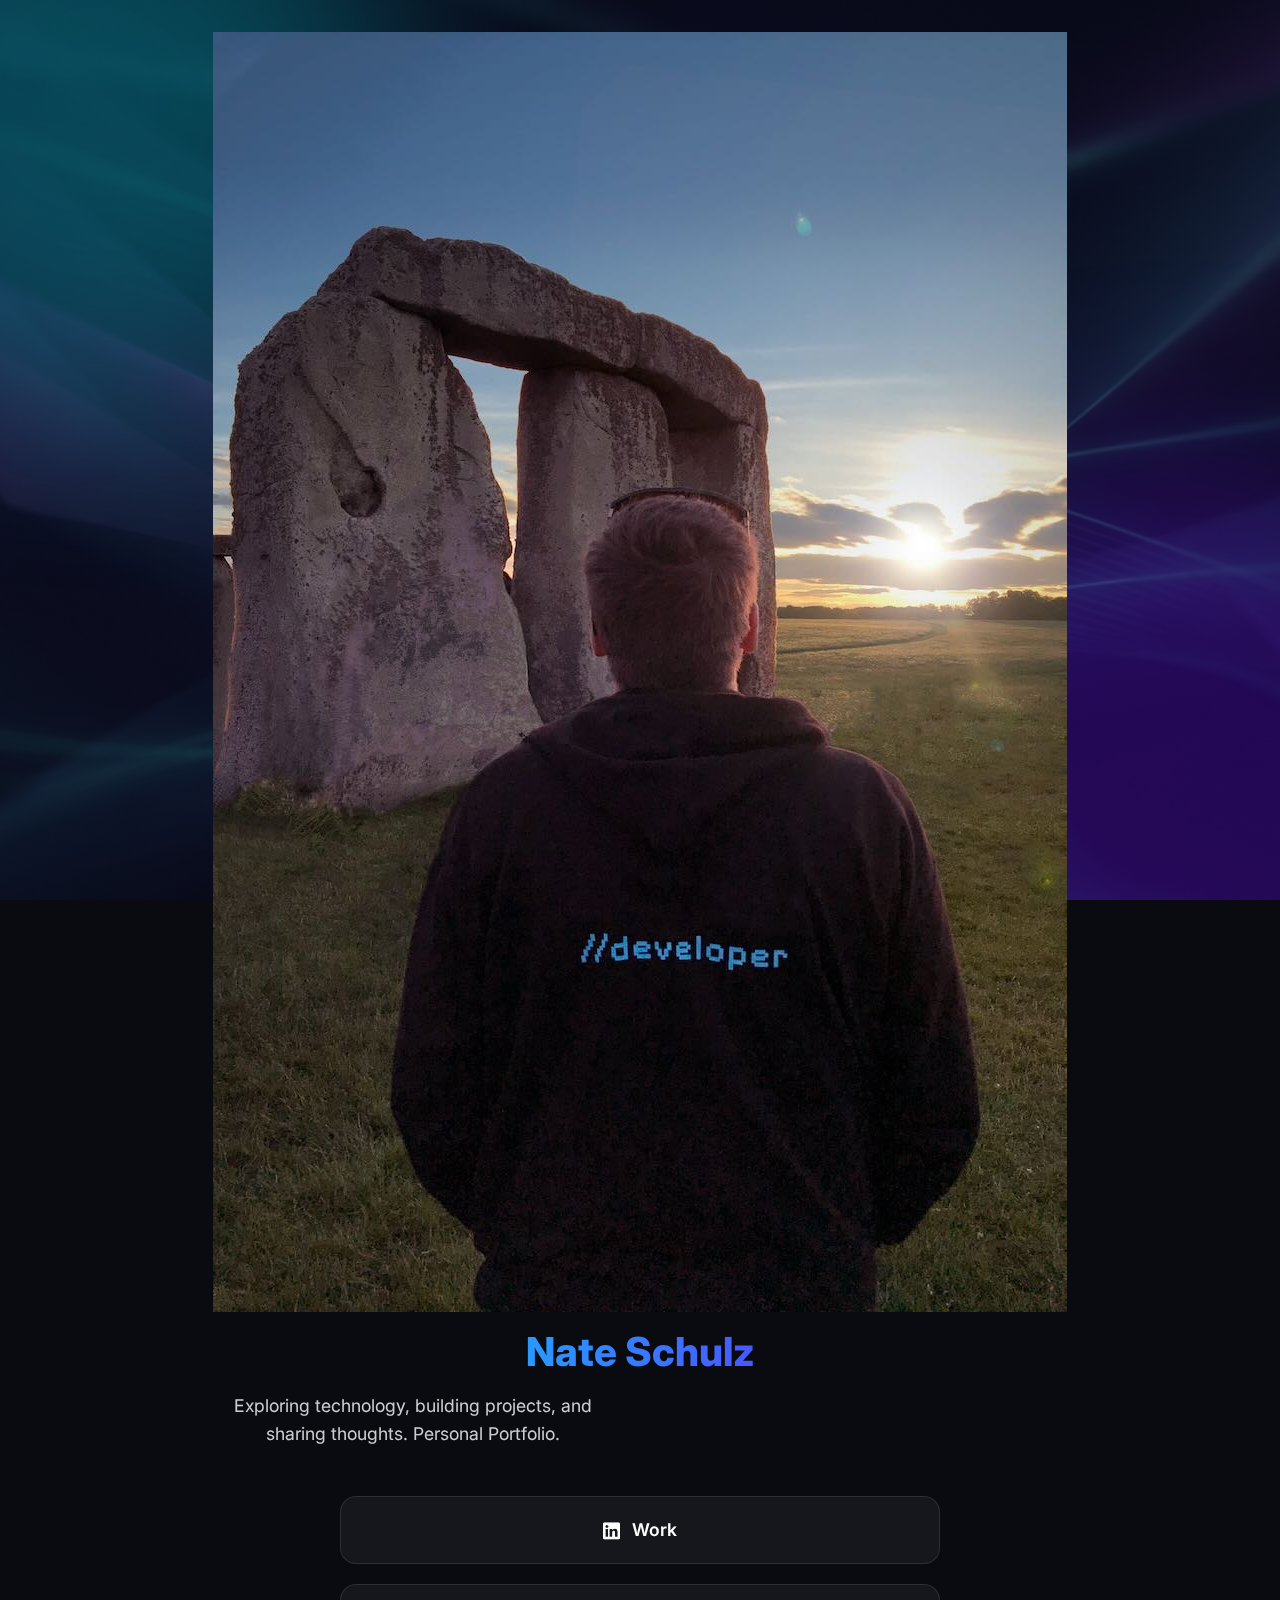
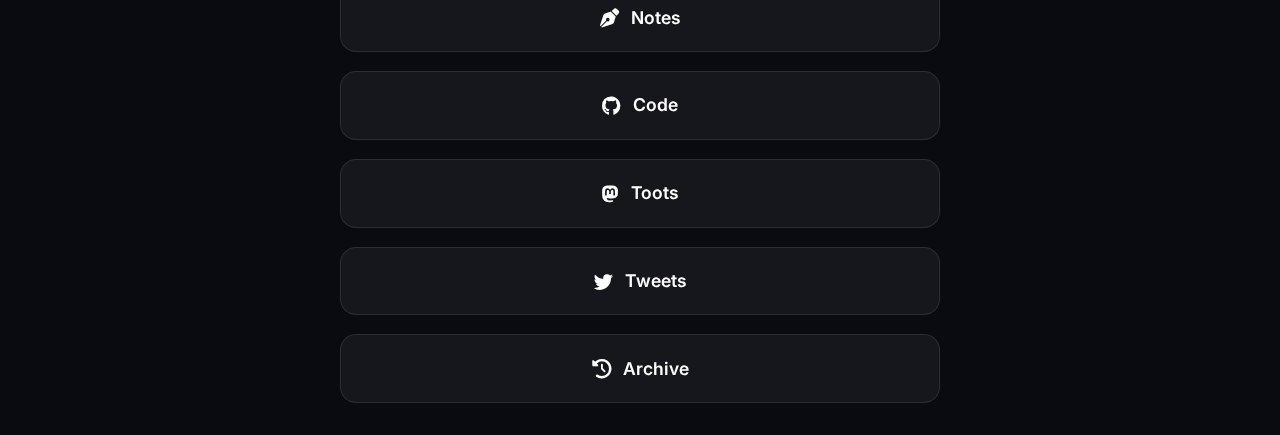
<file: index.html>
<!DOCTYPE html>
<html lang="en">

<head>
    <meta charset="UTF-8">
    <meta name="viewport" content="width=device-width, initial-scale=1.0">
    <title>Nate Schulz | Portfolio</title>
    <meta name="description" content="Portfolio of Nate Schulz - Orange County, California.">
    <meta name="keywords"
        content="Nate Schulz, Nate Schultz, nate, schulz, schultz, shultz, Freelance, designer, web, development, video, production, portfolio, digital media, UX Designer, user experience, software developer, senior software developer">
    <meta name="google-site-verification" content="Zxjsw3jvcYvh1fEsR-x6C4KH3sJEe8AQX89nzpAFy4g">
    <meta name="apple-mobile-web-app-capable" content="yes">
    <meta name="apple-mobile-web-app-status-bar-style" content="black">
    <meta name="robots" content="all">
    <!-- Google tag (gtag.js) -->
    <script async src="https://www.googletagmanager.com/gtag/js?id=G-69PTZH71WM"></script>
    <script>
        window.dataLayer = window.dataLayer || [];
        function gtag() { dataLayer.push(arguments); }
        gtag('js', new Date());

        gtag('config', 'G-69PTZH71WM');
    </script>
    <!-- Google Fonts -->
    <link rel="preconnect" href="https://fonts.googleapis.com">
    <link rel="preconnect" href="https://fonts.gstatic.com" crossorigin>
    <link href="https://fonts.googleapis.com/css2?family=Inter:wght@400;600;800&display=swap" rel="stylesheet">
    <!-- FontAwesome -->
    <link rel="stylesheet" href="https://cdnjs.cloudflare.com/ajax/libs/font-awesome/6.4.0/css/all.min.css">
    <!-- Styles -->
    <link rel="stylesheet" href="style.css">
</head>

<body>
    <div class="bg-decor">
        <div class="blob blob-1"></div>
        <div class="blob blob-2"></div>
        <div class="blob blob-3"></div>
    </div>
    <div class="container">
        <header class="editorial-header">
            <div class="profile-container">
                <img src="assets/profile_photo.jpg" alt="Nate Schulz Profile Photo" class="profile-img-editorial">
            </div>
            <div class="header-content">
                <h1>Nate Schulz</h1>
                <p class="bio">Exploring technology, building projects, and sharing thoughts. Personal Portfolio.</p>
            </div>
        </header>

        <main class="links-container">
            <a href="https://www.linkedin.com/in/nschulz" class="link-card"><i class="fab fa-linkedin"></i>Work</a>
            <a href="https://blog.nateschulz.com" class="link-card"><i class="fas fa-pen-nib"></i>Notes</a>
            <a href="https://github.com/nschulz" class="link-card"><i class="fab fa-github"></i>Code</a>
            <a href="https://mastodon.social/@nathas" class="link-card"><i class="fab fa-mastodon"></i>Toots</a>
            <a href="https://twitter.com/nschulz" class="link-card"><i class="fab fa-twitter"></i>Tweets</a>
            <a href="https://nateschulz.com/legacy/index.html" class="link-card"><i class="fas fa-history"></i>Archive
            </a>
        </main>

    </div>
</body>

</html>
</file>
<file: style.css>
:root {
  --bg-color: #0a0b10;
  --text-color: #ffffff;
  --accent-cyan: #00f2ff;
  --accent-violet: #7000ff;
  --glass-bg: rgba(255, 255, 255, 0.05);
  --glass-border: rgba(255, 255, 255, 0.1);
  --glass-border-hover: rgba(255, 255, 255, 0.3);
  --transition: all 0.3s cubic-bezier(0.4, 0, 0.2, 1);
}

* {
  margin: 0;
  padding: 0;
  box-sizing: border-box;
}

body {
  font-family: 'Inter', sans-serif;
  background-color: var(--bg-color);
  color: var(--text-color);
  line-height: 1.6;
  overflow-x: hidden;
  background-image: linear-gradient(rgba(10, 11, 16, 0.7), rgba(10, 11, 16, 0.7)), url('assets/background.png');
  background-size: 130%;
  /* Increased for more pan room */
  background-position: center;
  background-attachment: fixed;
  min-height: 100vh;
  display: flex;
  flex-direction: column;
  align-items: center;
  padding: 2rem 1rem;
  animation: bgPan 25s ease-in-out infinite alternate;
}

/* Background Decorations */
.bg-decor {
  position: fixed;
  top: 0;
  left: 0;
  width: 100%;
  height: 100%;
  overflow: hidden;
  pointer-events: none;
  z-index: 0;
}

.blob {
  position: absolute;
  border-radius: 50%;
  filter: blur(100px);
  opacity: 0.25;
  /* Increased opacity */
  transition: var(--transition);
}

.blob-1 {
  width: 600px;
  /* Increased size */
  height: 600px;
  background: var(--accent-cyan);
  top: -200px;
  left: -200px;
  animation: float1 18s infinite alternate ease-in-out;
}

.blob-2 {
  width: 700px;
  /* Increased size */
  height: 700px;
  background: var(--accent-violet);
  bottom: -250px;
  right: -250px;
  animation: float2 22s infinite alternate-reverse ease-in-out;
}

.blob-3 {
  width: 300px;
  height: 300px;
  background: var(--accent-cyan);
  top: 50%;
  left: 50%;
  transform: translate(-50%, -50%);
  animation: float3 12s infinite alternate ease-in-out;
}

.container {
  width: 100%;
  max-width: 600px;
  display: flex;
  flex-direction: column;
  align-items: center;
  z-index: 1;
}

/* Header Section */
header {
  text-align: center;
  margin-bottom: 3rem;
  animation: fadeInDown 0.8s ease-out;
}

.profile-img {
  width: 120px;
  height: 120px;
  border-radius: 50%;
  border: 3px solid var(--accent-cyan);
  margin-bottom: 1.5rem;
  box-shadow: 0 0 20px rgba(0, 242, 255, 0.3);
  object-fit: cover;
}

h1 {
  font-size: 2.5rem;
  font-weight: 800;
  margin-bottom: 0.5rem;
  background: linear-gradient(90deg, var(--accent-cyan), var(--accent-violet));
  -webkit-background-clip: text;
  background-clip: text;
  -webkit-text-fill-color: transparent;
}

.bio {
  font-size: 1.1rem;
  color: rgba(255, 255, 255, 0.8);
  max-width: 400px;
}

/* Links Section */
.links-container {
  width: 100%;
  display: flex;
  flex-direction: column;
  gap: 1.2rem;
  animation: fadeInUp 0.8s ease-out 0.2s both;
}

.link-card {
  display: block;
  padding: 1.2rem;
  text-decoration: none;
  color: var(--text-color);
  background: var(--glass-bg);
  backdrop-filter: blur(12px);
  -webkit-backdrop-filter: blur(12px);
  border: 1px solid var(--glass-border);
  border-radius: 16px;
  text-align: center;
  font-weight: 600;
  font-size: 1.1rem;
  transition: var(--transition);
  position: relative;
  overflow: hidden;
}

.link-card i {
  margin-right: 12px;
  font-size: 1.2rem;
  vertical-align: middle;
}

.link-card:hover {
  transform: translateY(-4px);
  background: rgba(255, 255, 255, 0.1);
  border-color: var(--glass-border-hover);
  box-shadow: 0 10px 25px rgba(0, 242, 255, 0.15);
}

.link-card::before {
  content: '';
  position: absolute;
  top: 0;
  left: -100%;
  width: 100%;
  height: 100%;
  background: linear-gradient(90deg, transparent, rgba(255, 255, 255, 0.1), transparent);
  transition: 0.5s;
}

.link-card:hover::before {
  left: 100%;
}

/* Socials Footer */
footer {
  margin-top: 4rem;
  display: flex;
  gap: 2rem;
  animation: fadeIn 1s ease-out 0.5s both;
}

.social-icon {
  color: var(--text-color);
  font-size: 1.5rem;
  transition: var(--transition);
}

.social-icon:hover {
  color: var(--accent-cyan);
  transform: scale(1.2);
}

/* Animations */
@keyframes bgPan {
  0% {
    background-position: 0% 0%;
  }

  100% {
    background-position: 100% 100%;
  }
}

@keyframes float1 {
  0% {
    transform: translate(0, 0) scale(1);
  }

  100% {
    transform: translate(200px, 100px) scale(1.2);
  }
}

@keyframes float2 {
  0% {
    transform: translate(0, 0) scale(1.2);
  }

  100% {
    transform: translate(-250px, -150px) scale(1);
  }
}

@keyframes float3 {
  0% {
    transform: translate(-50%, -50%) scale(1);
  }

  100% {
    transform: translate(-40%, -60%) scale(1.2);
  }
}

@keyframes fadeInDown {
  from {
    opacity: 0;
    transform: translateY(-20px);
  }

  to {
    opacity: 1;
    transform: translateY(0);
  }
}

@keyframes fadeInUp {
  from {
    opacity: 0;
    transform: translateY(20px);
  }

  to {
    opacity: 1;
    transform: translateY(0);
  }
}

@keyframes fadeIn {
  from {
    opacity: 0;
  }

  to {
    opacity: 1;
  }
}

/* Responsive Scaling */
@media (max-width: 480px) {
  h1 {
    font-size: 2rem;
  }

  .profile-img {
    width: 100px;
    height: 100px;
  }
}

/* Desktop Motion Adjustments */
@media (min-width: 768px) {
  body {
    animation-duration: 60s;
  }

  .blob-1 {
    animation-duration: 40s;
  }

  .blob-2 {
    animation-duration: 45s;
  }

  .blob-3 {
    animation-duration: 30s;
  }
}
</file>
